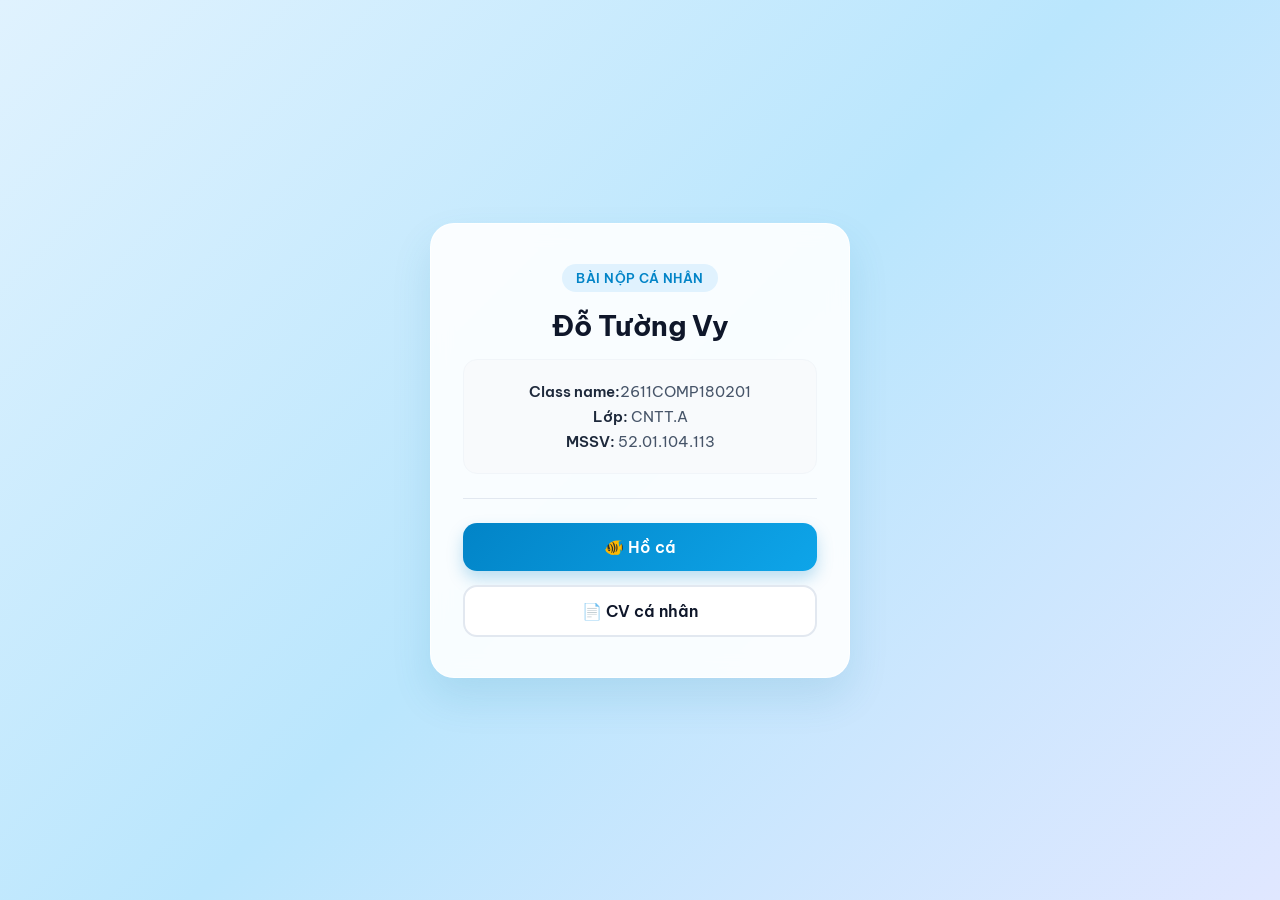
<file: index.html>
<!DOCTYPE html>
<html lang="vi">
<head>
    <meta charset="UTF-8">
    <meta name="viewport" content="width=device-width, initial-scale=1.0">
    <title>Bài Nộp Cá Nhân - Đỗ Tường Vy</title>
    <!-- Nhúng font chữ hiện đại từ Google Fonts -->
    <link href="https://fonts.googleapis.com/css2?family=Be+Vietnam+Pro:wght@400;500;600;700&display=swap" rel="stylesheet">
    <!-- Liên kết file CSS -->
    <link rel="stylesheet" href="intro.css">
    <style>
        * {
    margin: 0;
    padding: 0;
    box-sizing: border-box;
    font-family: 'Be Vietnam Pro', sans-serif;
}

body {
    min-height: 100vh;
    display: flex;
    justify-content: center;
    align-items: center;
    /* Nền gradient xanh biển nhẹ nhàng, hợp với chủ đề hồ cá & công nghệ */
    background: linear-gradient(135deg, #e0f2fe 0%, #bae6fd 50%, #e0e7ff 100%);
    padding: 20px;
}

.card {
    background: rgba(255, 255, 255, 0.9);
    backdrop-filter: blur(10px);
    width: 100%;
    max-width: 420px;
    padding: 40px 32px;
    border-radius: 24px;
    box-shadow: 0 20px 40px rgba(14, 116, 144, 0.12);
    text-align: center;
    border: 1px solid rgba(255, 255, 255, 0.8);
    transition: transform 0.3s ease;
}

.card:hover {
    transform: translateY(-5px);
}

.badge {
    display: inline-block;
    background-color: #e0f2fe;
    color: #0284c7;
    font-size: 13px;
    font-weight: 600;
    padding: 6px 14px;
    border-radius: 50px;
    margin-bottom: 16px;
    letter-spacing: 0.5px;
    text-transform: uppercase;
}

h1 {
    font-size: 28px;
    font-weight: 700;
    color: #0f172a;
    margin-bottom: 16px;
}

.info {
    background-color: #f8fafc;
    border-radius: 14px;
    padding: 16px;
    margin-bottom: 24px;
    border: 1px solid #f1f5f9;
}

.info p {
    font-size: 15px;
    color: #475569;
    margin: 6px 0;
}

.info span {
    font-weight: 600;
    color: #1e293b;
}

.divider {
    height: 1px;
    background: #e2e8f0;
    margin-bottom: 24px;
}

.links {
    list-style: none;
    display: flex;
    flex-direction: column;
    gap: 14px;
}

.btn {
    display: block;
    text-decoration: none;
    padding: 14px 20px;
    border-radius: 14px;
    font-weight: 600;
    font-size: 16px;
    transition: all 0.25s ease;
}

/* Nút Hồ cá */
.btn-aquarium {
    background: linear-gradient(135deg, #0284c7, #0ea5e9);
    color: white;
    box-shadow: 0 8px 16px rgba(2, 132, 199, 0.25);
}

.btn-aquarium:hover {
    background: linear-gradient(135deg, #0369a1, #0284c7);
    transform: translateY(-2px);
    box-shadow: 0 12px 20px rgba(2, 132, 199, 0.35);
}

/* Nút CV */
.btn-cv {
    background-color: #ffffff;
    color: #0f172a;
    border: 2px solid #e2e8f0;
}

.btn-cv:hover {
    border-color: #0284c7;
    color: #0284c7;
    background-color: #f0f9ff;
    transform: translateY(-2px);
}
    </style>
</head>
<body>
    <div class="card">
        <div class="badge">Bài nộp cá nhân</div>
        <h1>Đỗ Tường Vy</h1>
        
        <div class="info">
            <p><span>Class name:</span>2611COMP180201</p>
            <p><span>Lớp:</span> CNTT.A</p>
            <p><span>MSSV:</span> 52.01.104.113</p>
        </div>

        <div class="divider"></div>

        <ul class="links">
            <li>
                <a href="aquarium/index.html" class="btn btn-aquarium">
                    🐠 Hồ cá 
                </a>
            </li>
            <li>
                <a href="cv/index.html" class="btn btn-cv">
                    📄 CV cá nhân
                </a>
            </li>
        </ul>
    </div>
</body>
</html>
</file>
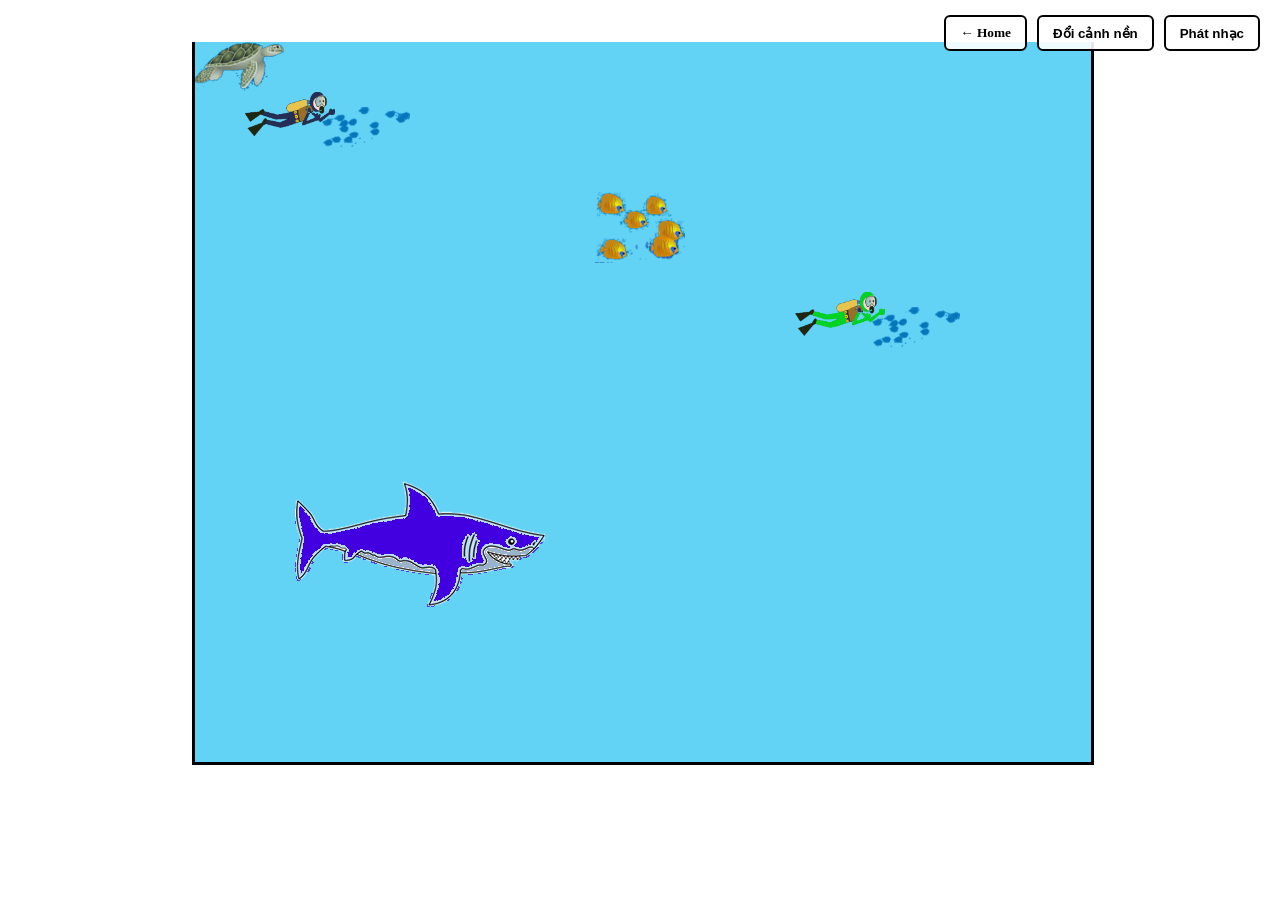
<file: aquarium/index.html>
<!DOCTYPE html>
<html lang="en">
<head>
    <meta charset="UTF-8">
    <meta name="viewport" content="width=device-width, initial-scale=1.0">
    <title>Aquarium</title>
    <link rel="stylesheet" href="style.css">
    <style>
#hoca{width: 70%; border: 3px solid black; height: 80%; position: fixed; bottom: 15%; left: 15%;border-top: 0; background-color: rgb(98, 211, 245);overflow:hidden;}        
       @keyframes Shark{

    
    0%{left:100px; top:350px; }
    10%{left:220px; top:300px;}
    20%{left:350px; top:400px;}
    30%{left:500px; top:250px; }
    40%{left:650px; top:370px; }
    45%{left:800px; top:300px;}
    50%{left:800px; top:300px;}
    55%{left:800px; top:300px; }
    60%{left:800px; top:300px; }
    65%{left:700px; top:370px; }
    70%{left:500px; top:250px; }
    80%{left:350px; top:400px; }
    90%{left:220px; top:300px;}
    100%{left:100px; top:350px;transform:scaleX(-1); }
}

        @keyframes D1{
    0%{left:100px; top:120px; transform:scaleX(1);}
    10%{left:200px; top:118px; transform:scaleX(1);}
    20%{left:320px; top:115px; transform:scaleX(1);}
    30%{left:450px; top:112px; transform:scaleX(1);}
    40%{left:600px; top:115px; transform:scaleX(1);}
    45%{left:800px; top:118px; transform:scaleX(1);}
    48%{left:950px; top:120px; transform:scaleX(1);}
    50%{left:950px; top:120px; transform:scaleX(1);}
    50.01%{left:950px; top:120px; transform:scaleX(-1);}
    55%{left:950px; top:120px; transform:scaleX(-1);}
    60%{left:800px; top:118px; transform:scaleX(-1);}
    70%{left:600px; top:115px; transform:scaleX(-1);}
    80%{left:450px; top:112px; transform:scaleX(-1);}
    90%{left:320px; top:115px; transform:scaleX(-1);}
    95%{left:200px; top:118px; transform:scaleX(-1);}
    100%{left:100px; top:120px; transform:scaleX(-1);}
}
    @keyframes D2{
    0%{left:100px; top:220px; transform:scaleX(1);}
    10%{left:300px; top:180px; transform:scaleX(1);}
    20%{left:450px; top:260px; transform:scaleX(1);}
    30%{left:650px; top:170px; transform:scaleX(1);}
    40%{left:800px; top:250px; transform:scaleX(1);}
    45%{left:900px; top:190px; transform:scaleX(1);}
    48%{left:950px; top:220px; transform:scaleX(1);}
    50%{left:950px; top:220px; transform:scaleX(1);}
    55%{left:950px; top:220px; transform:scaleX(-1);}
    60%{left:950px; top:220px; transform:scaleX(-1);}
    65%{left:800px; top:190px; transform:scaleX(-1);}
    75%{left:650px; top:250px; transform:scaleX(-1);}
    85%{left:500px; top:170px; transform:scaleX(-1);}
    90%{left:350px; top:260px; transform:scaleX(-1);}
    95%{left:220px; top:180px; transform:scaleX(-1);}
    100%{left:100px; top:220px; transform:scaleX(-1);}
}
@keyframes D3{

    0%{left:100px; top:320px; transform:scaleX(1);}
    10%{left:180px; top:280px; transform:scaleX(1);}
    20%{left:300px; top:220px; transform:scaleX(1);}
    30%{left:450px; top:150px; transform:scaleX(1);}
    40%{left:650px; top:220px; transform:scaleX(1);}
    45%{left:820px; top:280px; transform:scaleX(1);}
    48%{left:950px; top:300px; transform:scaleX(1);}
    50%{left:950px; top:300px; transform:scaleX(1);}
    55%{left:950px; top:300px; transform:scaleX(-1);}
    60%{left:950px; top:300px; transform:scaleX(-1);}
    65%{left:820px; top:320px; transform:scaleX(-1);}
    75%{left:650px; top:280px; transform:scaleX(-1);}
    85%{left:450px; top:150px; transform:scaleX(-1);}
    90%{left:300px; top:220px; transform:scaleX(-1);}
    95%{left:180px; top:280px; transform:scaleX(-1);}
    100%{left:100px; top:320px; transform:scaleX(-1);}
}
@keyframes R1{

    0%{left:100px; top:580px; transform:scaleX(1);}
    10%{left:200px; top:575px; transform:scaleX(1);}
    20%{left:300px; top:585px; transform:scaleX(1);}
    30%{left:450px; top:570px; transform:scaleX(1);}
    40%{left:650px; top:580px; transform:scaleX(1);}
    45%{left:800px; top:575px; transform:scaleX(1);}
    48%{left:950px; top:580px; transform:scaleX(1);}
    50%{left:950px; top:580px; transform:scaleX(1);}
    55%{left:950px; top:580px; transform:scaleX(-1);}
    60%{left:950px; top:580px; transform:scaleX(-1);}
    65%{left:800px; top:575px; transform:scaleX(-1);}
    75%{left:650px; top:580px; transform:scaleX(-1);}
    85%{left:450px; top:570px; transform:scaleX(-1);}
    90%{left:300px; top:585px; transform:scaleX(-1);}
    95%{left:200px; top:575px; transform:scaleX(-1);}
    100%{left:100px; top:580px; transform:scaleX(-1);}
}
@keyframes C1{
    0%{left:100px; top:220px; transform:scaleX(1);}
    20%{left:300px; top:170px; transform:scaleX(1);}
    35%{left:500px; top:260px; transform:scaleX(1);}
    45%{left:750px; top:180px; transform:scaleX(1);}
    48%{left:950px; top:220px; transform:scaleX(1);}
    50%{left:950px; top:220px; transform:scaleX(1);}
    55%{left:950px; top:220px; transform:scaleX(-1);}
    60%{left:950px; top:220px; transform:scaleX(-1);}
    70%{left:750px; top:180px; transform:scaleX(-1);}
    80%{left:500px; top:260px; transform:scaleX(-1);}
    90%{left:300px; top:170px; transform:scaleX(-1);}
    100%{left:100px; top:220px; transform:scaleX(-1);}
}
@keyframes bubble {
    0% {
        transform: translate(0, 0) scale(0.5);
        opacity: 1;
    }
    50% {
        transform: translate(8px, -60px) scale(0.8);
        opacity: 0.7;
    }
    100% {
        transform: translate(-5px, -130px) scale(1.1);
        opacity: 0;
    }
}
        
        

    </style>
</head>

<body>
    <div class="top-controls">
    <a href="../index.html" class="btn-back">← Home</a>
    <button id="btn-bg" onclick="doiCanhNen()">Đổi cảnh nền</button>
    <button id="btn-music" onclick="batTatNhac()">Phát nhạc</button>
</div>

<audio id="bg-music" src="audioo/bbs.mp3" loop></audio>

<div id="hoca">
    <div id="shark"><img src="img/shark.png"; width="auto" height="auto"></div>
    <div id="ng2">
        <img src="img/diver2.png" width="90px" height="auto">
        <div id="bong1"><img src="img/faintSchool.png" width="90px" height="auto"></div>

    </div>
    
    <div id="ng1">
     <img src="img/diver1.png" width="90px" height="auto">
    <div id="bong1"><img src="img/faintSchool.png" width="90px" height="auto"></div>
</div>
    
<div id="ng3">
    <img src="img/diver3.png" width="90px" height="auto">
    <div id="bong1"><img src="img/faintSchool.png" width="90px" height="auto"></div>

</div>
<div id="cavang"><img src="img/goldFishSchool.png" width="90px" height="auto"></div>
<div id="rua"><img src="img/turtle.png" width="90px" height="auto"></div>


</div>

    <script>
    const hoca = document.getElementById("hoca");
    const music = document.getElementById("bg-music");
    const btnMusic = document.getElementById("btn-music");

    const danhSachAnhNen = [
        "img/bachrao.jpg",
        "img/bachrao2.jpg",
        "img/bachrao3.jpg",
        "img/bachrao4.jpg"
    ];

    let chiSoAnh = 0;

    function doiCanhNen() {
        chiSoAnh = (chiSoAnh + 1) % danhSachAnhNen.length;
        hoca.style.backgroundImage = `url('${danhSachAnhNen[chiSoAnh]}')`;
        hoca.style.backgroundSize = "cover";
        hoca.style.backgroundPosition = "center";
    }

    function batTatNhac() {
        if (music.paused) {
            music.play();
            btnMusic.textContent = "Ngừng phát nhạc";
        } else {
            music.pause();
            btnMusic.textContent = "Phát nhạc";
        }
    }
</script>
</body>
</html>
</file>
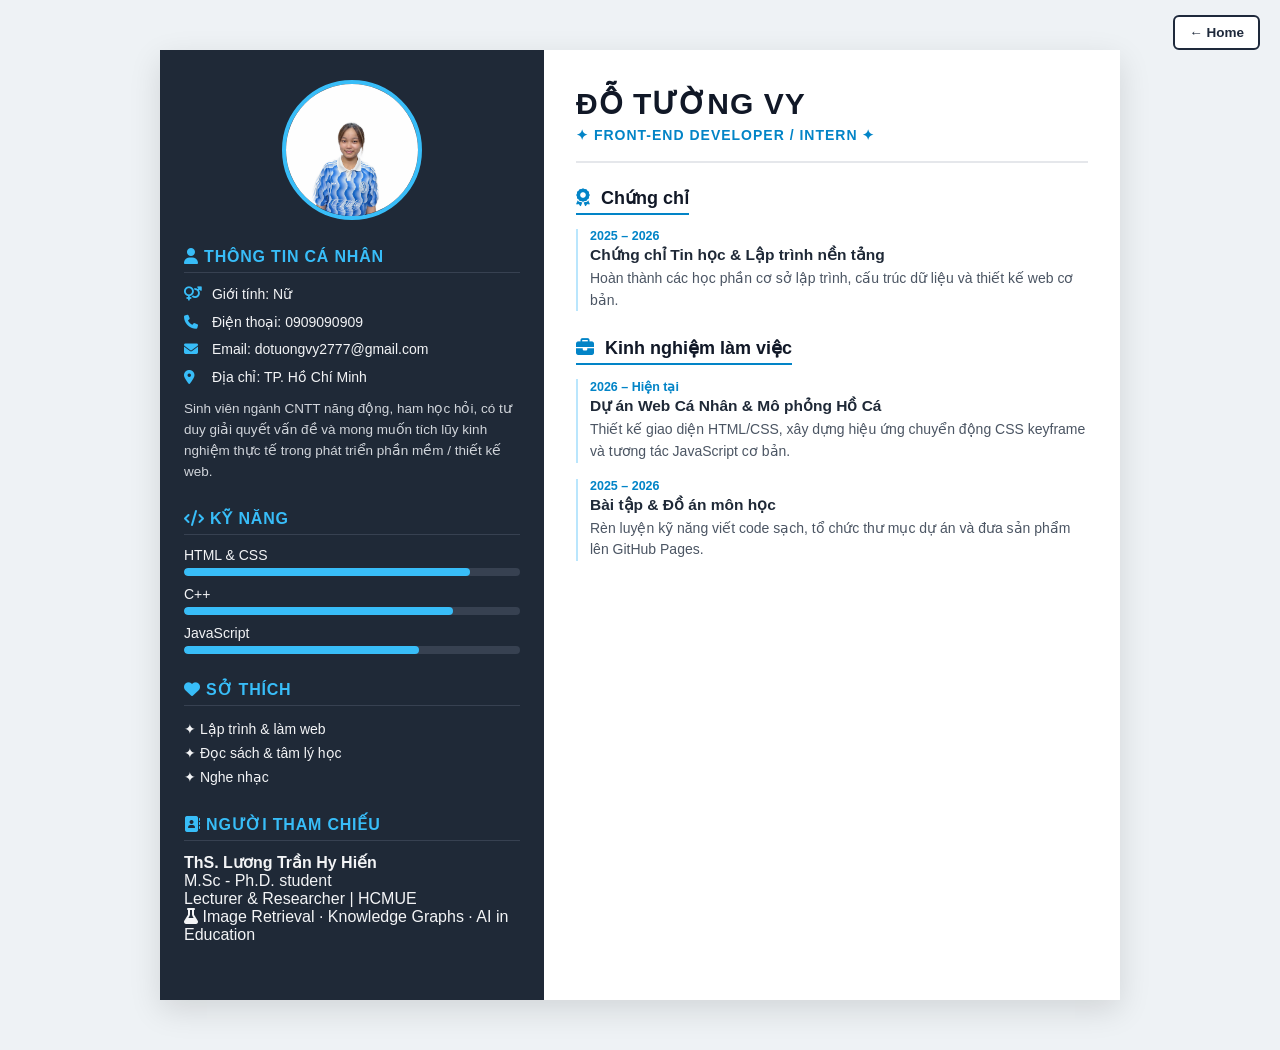
<file: cv/index.html>
<!DOCTYPE html>
<html lang="vi">
<head>
    <meta charset="UTF-8">
    <meta name="viewport" content="width=device-width, initial-scale=1.0">
    <title>CvCaNhan</title>
    <link rel="stylesheet" href="https://cdnjs.cloudflare.com/ajax/libs/font-awesome/6.5.0/css/all.min.css">
    <style>
        * {
            box-sizing: border-box;
            margin: 0;
            padding: 0;
        }

        body {
            font-family: Arial, Helvetica, sans-serif;
            background-color: #eef2f5;
            color: #222;
            padding: 30px 15px;
        }

        .back-home {
            position: fixed;
            top: 15px;
            right: 20px;
            text-decoration: none;
            background-color: #ffffff;
            color: #1e293b;
            border: 2px solid #1e293b;
            padding: 8px 14px;
            border-radius: 6px;
            font-weight: bold;
            font-size: 13.5px;
            z-index: 100;
        }

        .back-home:hover {
            background-color: #e0f2fe;
        }

        .cv-container {
            max-width: 960px;
            margin: 20px auto;
            display: flex;
            min-height: 900px;
            box-shadow: 0 10px 30px rgba(0, 0, 0, 0.12);
            background-color: #ffffff;
        }

        .left-col {
            width: 40%;
            background-color: #1f2937;
            color: #f3f4f6;
            padding: 30px 24px;
        }

        .right-col {
            width: 60%;
            background-color: #ffffff;
            padding: 36px 32px;
        }

        .avatar-box {
            text-align: center;
            margin-bottom: 24px;
        }

        .avatar-box img {
            width: 140px;
            height: 140px;
            object-fit: cover;
            border-radius: 50%;
            border: 4px solid #38bdf8;
            background-color: #374151;
        }

        .cv-section {
            margin-bottom: 26px;
        }

        .cv-section h2 {
            font-size: 16px;
            text-transform: uppercase;
            letter-spacing: 0.8px;
            color: #38bdf8;
            border-bottom: 1px solid #374151;
            padding-bottom: 6px;
            margin-bottom: 12px;
        }

        .info-list {
            list-style: none;
            margin-bottom: 12px;
        }

        .info-list li {
            font-size: 14px;
            margin-bottom: 8px;
            line-height: 1.4;
        }

        .info-list i {
            color: #38bdf8;
            width: 18px;
            margin-right: 6px;
        }

        .about-text {
            font-size: 13.5px;
            line-height: 1.55;
            color: #d1d5db;
        }

        .skill-item {
            margin-bottom: 10px;
            font-size: 14px;
        }

        .bar {
            height: 8px;
            background-color: #374151;
            border-radius: 4px;
            margin-top: 5px;
            overflow: hidden;
        }

        .fill {
            height: 100%;
            background-color: #38bdf8;
            border-radius: 4px;
        }

        .tag-list {
            list-style: none;
            font-size: 14px;
            line-height: 1.7;
        }

        .ref-item {
            font-size: 13.5px;
            line-height: 1.5;
            color: #e5e7eb;
        }

        .cv-header {
            border-bottom: 2px solid #e5e7eb;
            padding-bottom: 18px;
            margin-bottom: 24px;
        }

        .cv-header h1 {
            font-size: 30px;
            color: #111827;
            letter-spacing: 1px;
        }

        .job-title {
            margin-top: 6px;
            font-size: 14px;
            font-weight: bold;
            color: #0284c7;
            letter-spacing: 1px;
        }

        .main-section {
            margin-bottom: 26px;
        }

        .main-section h2 {
            font-size: 18px;
            color: #111827;
            border-bottom: 2px solid #0284c7;
            display: inline-block;
            padding-bottom: 4px;
            margin-bottom: 14px;
        }

        .main-section h2 i {
            color: #0284c7;
            margin-right: 6px;
        }

        .timeline-item {
            margin-bottom: 16px;
            padding-left: 12px;
            border-left: 2px solid #bae6fd;
        }

        .timeline-item .time {
            font-size: 12.5px;
            font-weight: bold;
            color: #0284c7;
            margin-bottom: 3px;
        }

        .timeline-item h3 {
            font-size: 15.5px;
            color: #1f2937;
            margin-bottom: 4px;
        }

        .timeline-item p {
            font-size: 14px;
            line-height: 1.55;
            color: #4b5563;
        }
    </style>
</head>
<body>
    <a href="../index.html" class="back-home">← Home</a>

    <div class="cv-container">
        <aside class="left-col">
            <div class="avatar-box">
                <img src="img/avt.JPEG" alt="Ảnh đại diện">
            </div>

            <section class="cv-section">
                <h2><i class="fa-solid fa-user"></i> Thông tin cá nhân</h2>
                <ul class="info-list">
                    <li><i class="fa-solid fa-venus-mars"></i> Giới tính: Nữ</li>
                    <li><i class="fa-solid fa-phone"></i> Điện thoại: 0909090909</li>
                    <li><i class="fa-solid fa-envelope"></i> Email: dotuongvy2777@gmail.com</li>
                    <li><i class="fa-solid fa-location-dot"></i> Địa chỉ: TP. Hồ Chí Minh</li>
                </ul>
                <p class="about-text">
                    Sinh viên ngành CNTT năng động, ham học hỏi, có tư duy giải quyết vấn đề và mong muốn tích lũy kinh nghiệm thực tế trong phát triển phần mềm / thiết kế web.
                </p>
            </section>

            <section class="cv-section">
                <h2><i class="fa-solid fa-code"></i> Kỹ năng</h2>
                <div class="skill-item">
                    <span>HTML &amp; CSS</span>
                    <div class="bar"><div class="fill" style="width: 85%;"></div></div>
                </div>
                <div class="skill-item">
                    <span>C++</span>
                    <div class="bar"><div class="fill" style="width: 80%;"></div></div>
                </div>
                <div class="skill-item">
                    <span>JavaScript</span>
                    <div class="bar"><div class="fill" style="width: 70%;"></div></div>
                </div>
            </section>

            <section class="cv-section">
                <h2><i class="fa-solid fa-heart"></i> Sở thích</h2>
                <ul class="tag-list">
                    <li>✦ Lập trình &amp; làm web</li>
                    <li>✦ Đọc sách &amp; tâm lý học</li>
                    <li>✦ Nghe nhạc</li>
                </ul>
            </section>

            <section class="cv-section">
                <h2><i class="fa-solid fa-address-book"></i> Người tham chiếu</h2>
                <div class="ref-card">
                    <div class="ref-name"><strong>ThS. Lương Trần Hy Hiến</strong></div>
                    <div class="ref-role">M.Sc - Ph.D. student</div>
                    <div class="ref-org">Lecturer & Researcher | HCMUE</div>
                    <div class="ref-meta">
                        <span><i class="fa-solid fa-flask"></i> Image Retrieval · Knowledge Graphs · AI in Education</span>
                    </div>
                </div>
            </section>
        </aside>

        <main class="right-col">
            <header class="cv-header">
                <h1>ĐỖ TƯỜNG VY</h1>
                <p class="job-title">✦ FRONT-END DEVELOPER / INTERN ✦</p>
            </header>

            <section class="main-section">
                <h2><i class="fa-solid fa-award"></i> Chứng chỉ</h2>
                <div class="timeline-item">
                    <div class="time">2025 – 2026</div>
                    <h3>Chứng chỉ Tin học &amp; Lập trình nền tảng</h3>
                    <p>Hoàn thành các học phần cơ sở lập trình, cấu trúc dữ liệu và thiết kế web cơ bản.</p>
                </div>
            </section>

            <section class="main-section">
                <h2><i class="fa-solid fa-briefcase"></i> Kinh nghiệm làm việc</h2>
                <div class="timeline-item">
                    <div class="time">2026 – Hiện tại</div>
                    <h3>Dự án Web Cá Nhân &amp; Mô phỏng Hồ Cá</h3>
                    <p>Thiết kế giao diện HTML/CSS, xây dựng hiệu ứng chuyển động CSS keyframe và tương tác JavaScript cơ bản.</p>
                </div>
                <div class="timeline-item">
                    <div class="time">2025 – 2026</div>
                    <h3>Bài tập &amp; Đồ án môn học</h3>
                    <p>Rèn luyện kỹ năng viết code sạch, tổ chức thư mục dự án và đưa sản phẩm lên GitHub Pages.</p>
                </div>
            </section>
        </main>
    </div>
</body>
</html>
</file>
<file: intro.css>
* {
    margin: 0;
    padding: 0;
    box-sizing: border-box;
    font-family: 'Be Vietnam Pro', sans-serif;
}

body {
    min-height: 100vh;
    display: flex;
    justify-content: center;
    align-items: center;
    /* Nền gradient xanh biển nhẹ nhàng, hợp với chủ đề hồ cá & công nghệ */
    background: linear-gradient(135deg, #e0f2fe 0%, #bae6fd 50%, #e0e7ff 100%);
    padding: 20px;
}

.card {
    background: rgba(255, 255, 255, 0.9);
    backdrop-filter: blur(10px);
    width: 100%;
    max-width: 420px;
    padding: 40px 32px;
    border-radius: 24px;
    box-shadow: 0 20px 40px rgba(14, 116, 144, 0.12);
    text-align: center;
    border: 1px solid rgba(255, 255, 255, 0.8);
    transition: transform 0.3s ease;
}

.card:hover {
    transform: translateY(-5px);
}

.badge {
    display: inline-block;
    background-color: #e0f2fe;
    color: #0284c7;
    font-size: 13px;
    font-weight: 600;
    padding: 6px 14px;
    border-radius: 50px;
    margin-bottom: 16px;
    letter-spacing: 0.5px;
    text-transform: uppercase;
}

h1 {
    font-size: 28px;
    font-weight: 700;
    color: #0f172a;
    margin-bottom: 16px;
}

.info {
    background-color: #f8fafc;
    border-radius: 14px;
    padding: 16px;
    margin-bottom: 24px;
    border: 1px solid #f1f5f9;
}

.info p {
    font-size: 15px;
    color: #475569;
    margin: 6px 0;
}

.info span {
    font-weight: 600;
    color: #1e293b;
}

.divider {
    height: 1px;
    background: #e2e8f0;
    margin-bottom: 24px;
}

.links {
    list-style: none;
    display: flex;
    flex-direction: column;
    gap: 14px;
}

.btn {
    display: block;
    text-decoration: none;
    padding: 14px 20px;
    border-radius: 14px;
    font-weight: 600;
    font-size: 16px;
    transition: all 0.25s ease;
}

/* Nút Hồ cá */
.btn-aquarium {
    background: linear-gradient(135deg, #0284c7, #0ea5e9);
    color: white;
    box-shadow: 0 8px 16px rgba(2, 132, 199, 0.25);
}

.btn-aquarium:hover {
    background: linear-gradient(135deg, #0369a1, #0284c7);
    transform: translateY(-2px);
    box-shadow: 0 12px 20px rgba(2, 132, 199, 0.35);
}

/* Nút CV */
.btn-cv {
    background-color: #ffffff;
    color: #0f172a;
    border: 2px solid #e2e8f0;
}

.btn-cv:hover {
    border-color: #0284c7;
    color: #0284c7;
    background-color: #f0f9ff;
    transform: translateY(-2px);
}
</file>
<file: aquarium/style.css>
#shark{
    left:100px; top:400px;
    position: absolute;
    animation-name: Shark;
    animation-duration: 15s;
    animation-timing-function: linear;
    animation-iteration-count: infinite;
    animation-play-state: running;

}
#ng1{
    left:50px; top:50px;
    position: absolute;
    animation-name: D1;
    animation-duration: 25s;
    animation-timing-function: linear;
    animation-iteration-count: infinite;
    animation-play-state: running;
    animation:D1 30s linear infinite;
}
#ng2{
    left:900px; top:400px;
    position: absolute;
    animation-name: D2;
    animation-duration: 30s;
    animation-timing-function: linear;
    animation-iteration-count: infinite;
    animation-play-state: running;
}
#ng3
{
    left:600px; top:250px;
    position: absolute;
    animation-name: D3;
    animation-duration: 35s;
    animation-timing-function: linear;
    animation-iteration-count: infinite;
    animation-play-state: running;
}
#cavang{
    left:400px; top:150px;
    position: absolute;
    animation-name: C1;
    animation-duration: 20s;
    animation-timing-function: linear;
    animation-iteration-count: infinite;
    animation-play-state: running;
}
#rua{
    position:absolute;
    width:80px;
    animation-name:R1;
    animation-duration:50s;
    animation-timing-function:ease-in-out;
    animation-iteration-count:infinite;
}
#bong1 {
    position: absolute;
    left: 75px; /* Chỉnh tăng/giảm số này để khớp đúng miệng thợ lặn */
    top: 15px;  /* Chỉnh tăng/giảm số này để khớp độ cao của miệng */
    animation: bubble 2.5s ease-out infinite;
}
.top-controls {
    position: fixed;
    top: 15px;
    right: 20px;
    display: flex;
    gap: 10px;
    z-index: 100;
}

.top-controls button {
    padding: 8px 14px;
    border: 2px solid #000;
    border-radius: 6px;
    background-color: rgba(255, 255, 255, 0.9);
    cursor: pointer;
    font-weight: bold;
}

.top-controls button:hover {
    background-color: #d0f0fd;
}
.top-controls .btn-back {
    display: inline-block;
    text-decoration: none;
    color: #000;
    padding: 8px 14px;
    border: 2px solid #000;
    border-radius: 6px;
    background-color: rgba(255, 255, 255, 0.9);
    font-weight: bold;
    font-family: inherit;
    font-size: 13.33px;
}

.top-controls .btn-back:hover {
    background-color: #d0f0fd;
}
</file>
